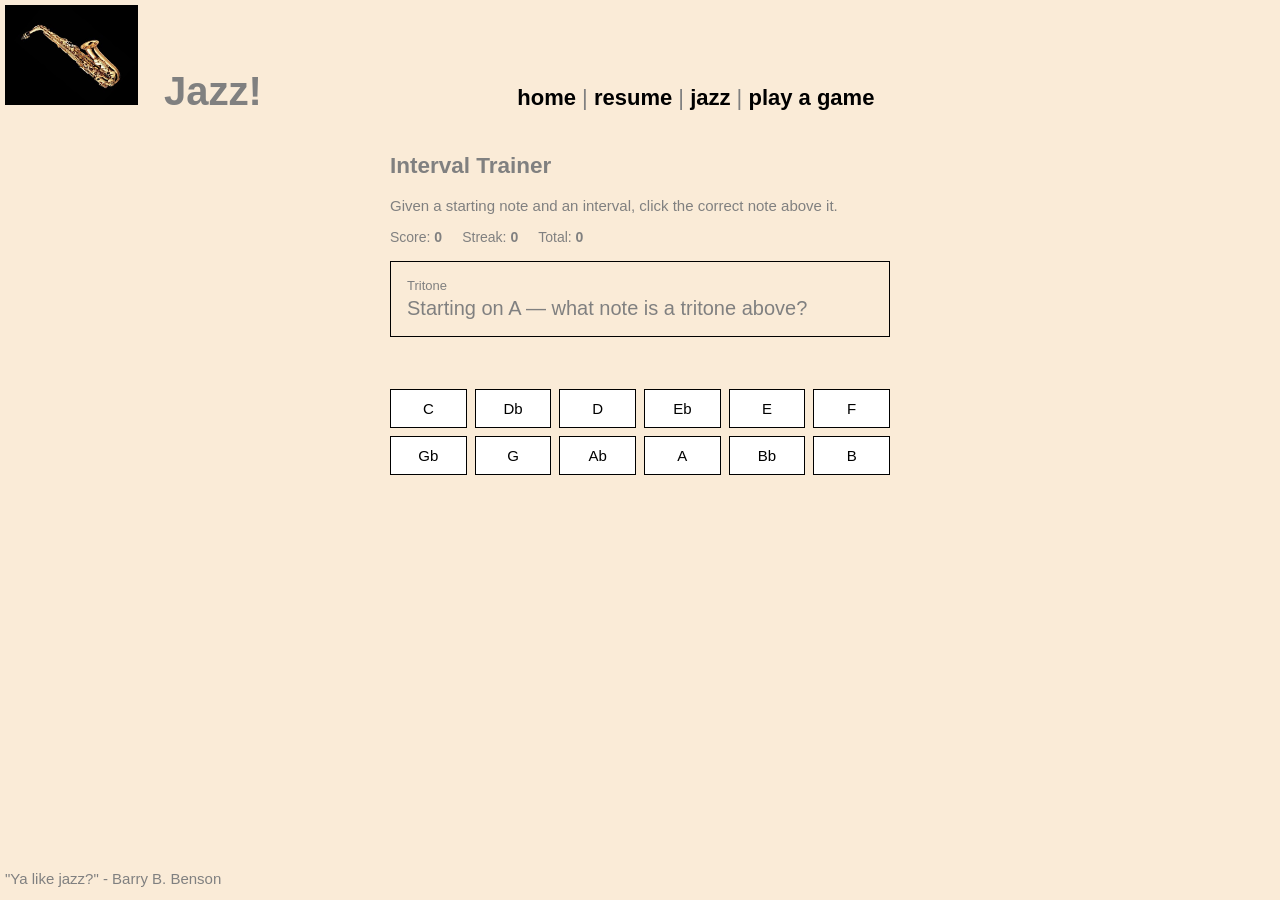
<file: html/jazz.html>
<!DOCTYPE html>
<html lang="en">
<head>
    <meta charset="UTF-8">
    <meta name="viewport" content="width=device-width, initial-scale=1.0">
    <title>Interval Game</title>
    <link rel="stylesheet" href="../styles/styles.css">
    <link rel="stylesheet" href="../styles/layoutstyles.css">
    <style>
        .note-btn {
            padding: 10px 6px;
            font-size: 15px;
            font-weight: 500;
            cursor: pointer;
            min-width: 52px;
            border: 1px solid black;
            background: white;
        }
        .note-btn:hover { background: #f0f0f0; }
        .note-btn.correct { background: #EAF3DE; border-color: #639922; color: #3B6D11; }
        .note-btn.wrong { background: #FCEBEB; border-color: #A32D2D; color: #A32D2D; }
        .note-btn:disabled { cursor: default; }
        #feedback { min-height: 28px; font-size: 15px; font-weight: bold; margin: 12px 0 4px; }
        .game-wrapper { padding: 20px; max-width: 500px; margin: 0 auto; }
        .score-row { display: flex; gap: 20px; margin-bottom: 16px; font-size: 14px; color: gray; }
        .question-box { background: antiquewhite; border: 1px solid black; padding: 16px; margin-bottom: 16px; }
        .question-box .interval-label { font-size: 13px; color: gray; margin-bottom: 4px; }
        .question-box .question-text { font-size: 20px; font-weight: 500; }
        .note-grid { display: grid; grid-template-columns: repeat(6, 1fr); gap: 8px; margin-top: 8px; }
        #next-btn { margin-top: 16px; padding: 8px 24px; display: none; cursor: pointer; }
    </style>
</head>
<body id="game">
    <div class="common header">
        <img src="../images/sax.jpg" height="100" alt="picture of sax">
        <h1 style="display:inline; margin-left:20px;">Jazz!</h1>
        <span class="subheader">
            <a href="../index.html">home</a> |
            <a href="resume.html">resume</a> |
            <a href="mets.html">jazz</a> |
            <a href="#">play a game</a>
        </span>
    </div>

    <div class="common mainbody" style="left: 5px; right: 5px;">
        <div class="game-wrapper">
            <h2>Interval Trainer</h2>
            <p>Given a starting note and an interval, click the correct note above it.</p>

            <div class="score-row">
                <span>Score: <b id="score">0</b></span>
                <span>Streak: <b id="streak">0</b></span>
                <span>Total: <b id="total">0</b></span>
            </div>

            <div class="question-box">
                <div class="interval-label" id="interval-label">Interval</div>
                <div class="question-text" id="question">Loading...</div>
            </div>

            <div id="feedback"></div>

            <div class="note-grid" id="note-grid"></div>

            <button id="next-btn">Next question →</button>
        </div>
    </div>

    <div class="common footer">
        "Ya like jazz?" - Barry B. Benson
    </div>

    <script>
        const notes = ['C','Db','D','Eb','E','F','Gb','G','Ab','A','Bb','B'];
        const intervals = [
            { name: 'minor 2nd', semitones: 1 },
            { name: 'major 2nd', semitones: 2 },
            { name: 'minor 3rd', semitones: 3 },
            { name: 'major 3rd', semitones: 4 },
            { name: 'perfect 4th', semitones: 5 },
            { name: 'tritone', semitones: 6 },
            { name: 'perfect 5th', semitones: 7 },
            { name: 'minor 6th', semitones: 8 },
            { name: 'major 6th', semitones: 9 },
            { name: 'minor 7th', semitones: 10 },
            { name: 'major 7th', semitones: 11 },
        ];

        let score = 0, streak = 0, total = 0, answer = '', answered = false;

        const grid = document.getElementById('note-grid');
        notes.forEach(n => {
            const btn = document.createElement('button');
            btn.className = 'note-btn';
            btn.textContent = n;
            btn.dataset.note = n;
            btn.onclick = () => checkAnswer(n, btn);
            grid.appendChild(btn);
        });

        function newQuestion() {
            answered = false;
            document.getElementById('feedback').textContent = '';
            document.getElementById('next-btn').style.display = 'none';
            grid.querySelectorAll('.note-btn').forEach(b => {
                b.classList.remove('correct', 'wrong');
                b.disabled = false;
            });

            const root = notes[Math.floor(Math.random() * 12)];
            const interval = intervals[Math.floor(Math.random() * intervals.length)];
            const rootIdx = notes.indexOf(root);
            answer = notes[(rootIdx + interval.semitones) % 12];

            document.getElementById('interval-label').textContent =
                interval.name.charAt(0).toUpperCase() + interval.name.slice(1);
            document.getElementById('question').textContent =
                `Starting on ${root} — what note is a ${interval.name} above?`;
        }

        function checkAnswer(note, btn) {
            if (answered) return;
            answered = true;
            total++;
            document.getElementById('total').textContent = total;
            grid.querySelectorAll('.note-btn').forEach(b => b.disabled = true);

            if (note === answer) {
                btn.classList.add('correct');
                score++;
                streak++;
                document.getElementById('feedback').style.color = 'green';
                document.getElementById('feedback').textContent = 'Correct!';
            } else {
                btn.classList.add('wrong');
                streak = 0;
                document.getElementById('feedback').style.color = 'red';
                document.getElementById('feedback').textContent = `Not quite — the answer was ${answer}`;
                grid.querySelectorAll('.note-btn').forEach(b => {
                    if (b.dataset.note === answer) b.classList.add('correct');
                });
            }

            document.getElementById('score').textContent = score;
            document.getElementById('streak').textContent = streak;
            document.getElementById('next-btn').style.display = 'inline-block';
        }

        document.getElementById('next-btn').onclick = newQuestion;
        newQuestion();
    </script>
</body>
</html>
</file>
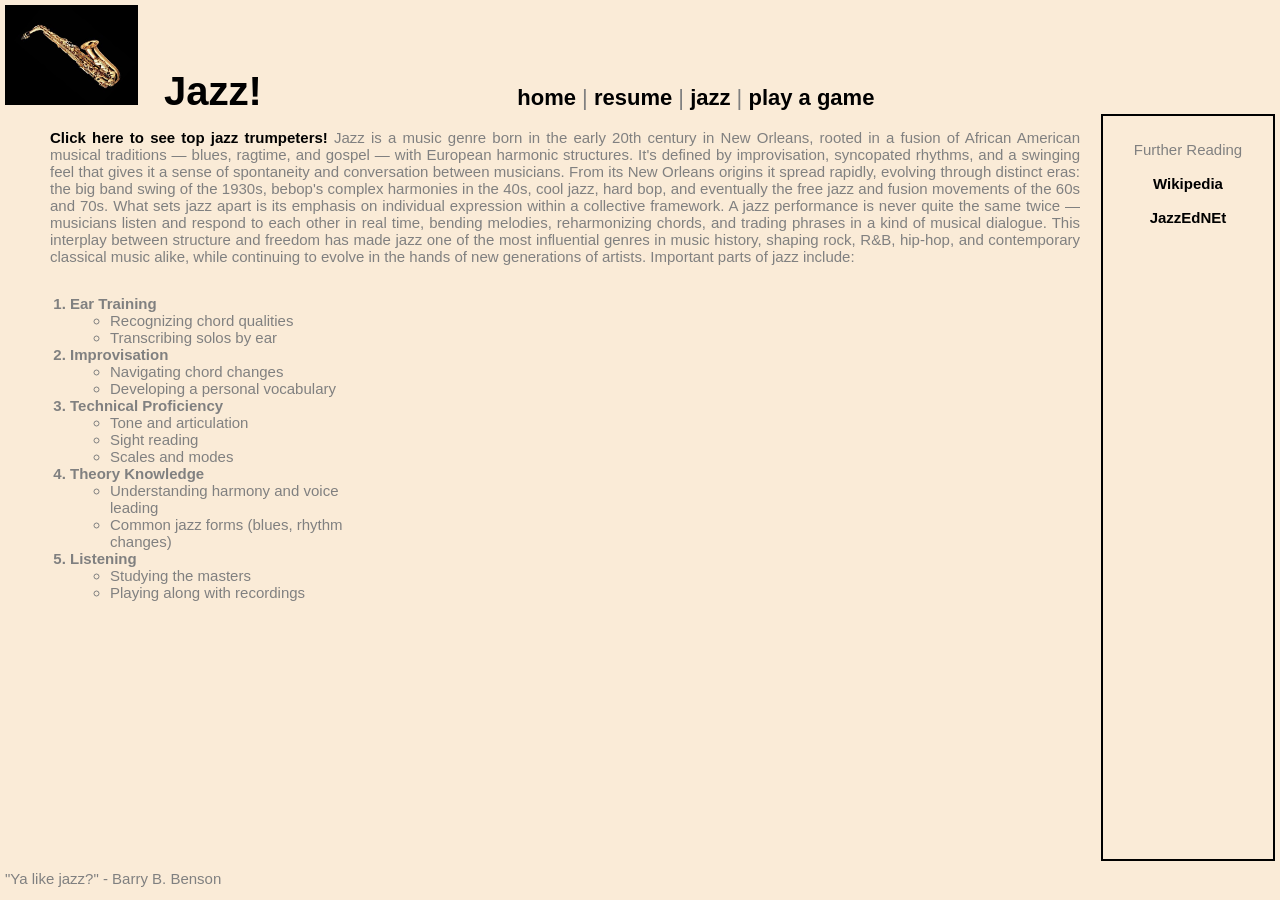
<file: html/mets.html>
<!DOCTYPE html>
<html lang="en">
    <!-- comments-->
<head>
    <meta charset="UTF-8">
    <meta name="viewport" content="width=device-width, initial-scale=1.0">
    <title>mets</title>
    <link rel="stylesheet" href="../styles/styles.css">
    <link rel="stylesheet" href="../styles/layoutstyles.css">
</head>
<body id="mets">
    <div class="common header">
        <img src="../images/sax.jpg" height="100" alt="picture of sax">
        <h1 style="display:inline; margin-left:20px; color:black;">Jazz!</h1>
        <span class="subheader"><a href="../index.html">home</a> |
        <a href="resume.html">resume</a> |
        <a href="#">jazz</a> |
        <a href="jazz.html">play a game</a>
         </span>
    </div>
    <div class="common leftmenu">
        
    </div>
    <div class="common mainbody">
         <p class="justify"> <a href="#viz1776296809571">Click here to see top jazz trumpeters!</a> Jazz is a music genre born in the early 20th century in New Orleans, rooted in a fusion of African American musical traditions — blues, ragtime, and gospel — with European harmonic structures. It's defined by improvisation, syncopated rhythms, and a swinging feel that gives it a sense of spontaneity and conversation between musicians. From its New Orleans origins it spread rapidly, evolving through distinct eras: the big band swing of the 1930s, bebop's complex harmonies in the 40s, cool jazz, hard bop, and eventually the free jazz and fusion movements of the 60s and 70s.

What sets jazz apart is its emphasis on individual expression within a collective framework. A jazz performance is never quite the same twice — musicians listen and respond to each other in real time, bending melodies, reharmonizing chords, and trading phrases in a kind of musical dialogue. This interplay between structure and freedom has made jazz one of the most influential genres in music history, shaping rock, R&B, hip-hop, and contemporary classical music alike, while continuing to evolve in the hands of new generations of artists. Important parts of jazz include:</p>
        <div style="display: flex; gap: 20px; align-items: flex-start;">
    <ol>
    <li id="edu" class="bold">Ear Training
        <ul>
            <li>Recognizing chord qualities</li>
            <li>Transcribing solos by ear</li>
        </ul>
    </li>
    <li id="exp" class="bold">Improvisation
        <ul>
            <li>Navigating chord changes</li>
            <li>Developing a personal vocabulary</li>
        </ul>
    </li>
    <li id="skil" class="bold">Technical Proficiency
        <ul>
            <li>Tone and articulation</li>
            <li>Sight reading</li>
            <li>Scales and modes</li>
        </ul>
    </li>
    <li class="bold">Theory Knowledge
        <ul>
            <li>Understanding harmony and voice leading</li>
            <li>Common jazz forms (blues, rhythm changes)</li>
        </ul>
    </li>
    <li class="bold">Listening
        <ul>
            <li>Studying the masters</li>
            <li>Playing along with recordings</li>
        </ul>
    </li>
</ol>

   <div style="flex: 1; display: flex; justify-content: center; align-items: flex-start;">
    <iframe 
        width="720" 
        height="425"
        src="https://www.youtube.com/embed/pxRA7uTaLYM"
        title="Jazz video"
        frameborder="0"
        allowfullscreen>
    </iframe>
    </div>  
    
</div>
    <br><br><br><br>
    <div class='tableauPlaceholder' id='viz1776296809571' style='position: relative'><noscript><a href='#'><img alt='50 Great Jazz Trumpeters ' src='https:&#47;&#47;public.tableau.com&#47;static&#47;images&#47;50&#47;50GreatJAZZTrumpeters&#47;50GreatJazzTrumpeters&#47;1_rss.png' style='border: none' /></a></noscript><object class='tableauViz'  style='display:none;'><param name='host_url' value='https%3A%2F%2Fpublic.tableau.com%2F' /> <param name='embed_code_version' value='3' /> <param name='site_root' value='' /><param name='name' value='50GreatJAZZTrumpeters&#47;50GreatJazzTrumpeters' /><param name='tabs' value='no' /><param name='toolbar' value='yes' /><param name='static_image' value='https:&#47;&#47;public.tableau.com&#47;static&#47;images&#47;50&#47;50GreatJAZZTrumpeters&#47;50GreatJazzTrumpeters&#47;1.png' /> <param name='animate_transition' value='yes' /><param name='display_static_image' value='yes' /><param name='display_spinner' value='yes' /><param name='display_overlay' value='yes' /><param name='display_count' value='yes' /><param name='language' value='en-US' /></object></div>                <script type='text/javascript'>                    var divElement = document.getElementById('viz1776296809571');                    var vizElement = divElement.getElementsByTagName('object')[0];                    if ( divElement.offsetWidth > 800 ) { vizElement.style.width='1000px';vizElement.style.height='1427px';} else if ( divElement.offsetWidth > 500 ) { vizElement.style.width='45';vizElement.style.height='1427px';} else { vizElement.style.width='1000px';vizElement.style.height='1427px';}                     var scriptElement = document.createElement('script');                    scriptElement.src = 'https://public.tableau.com/javascripts/api/viz_v1.js';                    vizElement.parentNode.insertBefore(scriptElement, vizElement);                </script>
    </div>
    
    <div class="common rightmenu">
        
        <p class="aligned">
            Further Reading <br><br><a href="https://en.wikipedia.org/wiki/Jazz" target="_blank">Wikipedia</a>
            <br><br>
            <a href="https://jazzednet.org" target="_blank">JazzEdNEt</a>
        </p>
     
</div>
    </div>
    <div class="common footer">
        "Ya like jazz?" - Barry B. Benson
    </div>


</body>
</html>
</file>
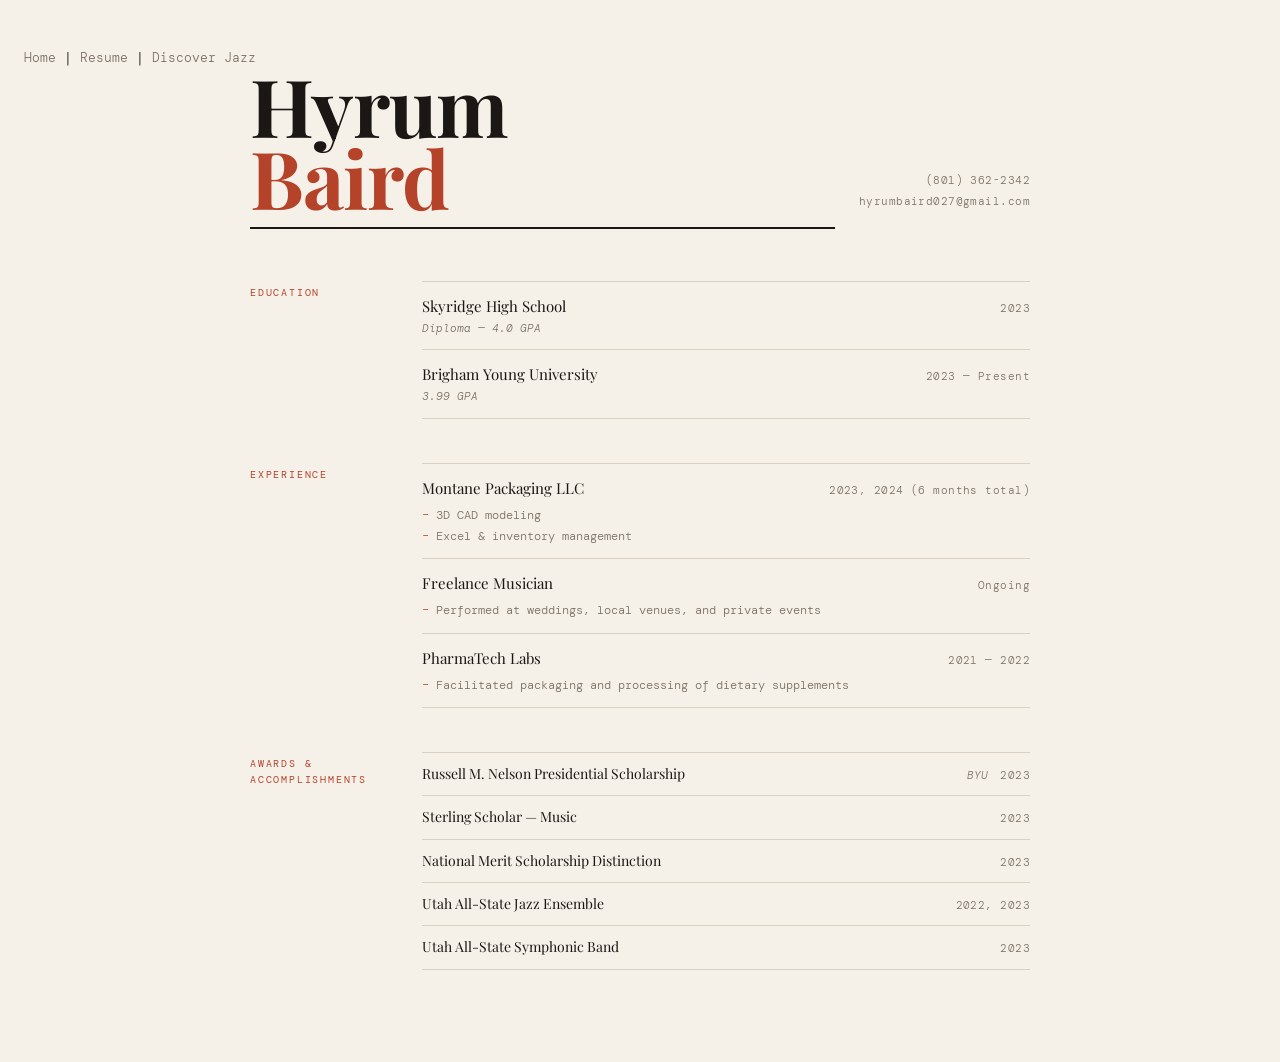
<file: html/resume.html>
<!DOCTYPE html>
<html lang="en">
<head>
  <meta charset="UTF-8">
  <meta name="viewport" content="width=device-width, initial-scale=1.0">
  <title>Hyrum Baird — Resume</title>
  <link rel="stylesheet" href="../styles/resume.css">
  <link href="https://fonts.googleapis.com/css2?family=Playfair+Display:ital,wght@0,400;0,700;1,400&family=DM+Mono:wght@300;400&display=swap" rel="stylesheet">
</head>
<body>
  <a href="../index.html"  class="menulinks">Home</a> | <a href ="#"  class="menulinks">Resume</a> | <a href="mets.html"  class="menulinks">Discover Jazz</a>
  <div class="page">

    <header class="header">
      <div class="name-block">
        <h1 class="name">Hyrum<br><span class="name-last">Baird</span></h1>
        <div class="rule"></div>
      </div>
      <div class="contact-block">
        <span>(801) 362-2342</span>
        <span>hyrumbaird027@gmail.com</span>
      </div>
    </header>

    <main class="body">

      <section class="section">
        <h2 class="section-title">Education</h2>
        <div class="entries">
          <div class="entry">
            <div class="entry-left">
              <span class="entry-title">Skyridge High School</span>
              <span class="entry-sub">Diploma — 4.0 GPA</span>
            </div>
            <span class="entry-date">2023</span>
          </div>
          <div class="entry">
            <div class="entry-left">
              <span class="entry-title">Brigham Young University</span>
              <span class="entry-sub">3.99 GPA</span>
            </div>
            <span class="entry-date">2023 — Present</span>
          </div>
        </div>
      </section>

      <section class="section">
        <h2 class="section-title">Experience</h2>
        <div class="entries">
          <div class="entry stacked">
            <div class="entry-top">
              <span class="entry-title">Montane Packaging LLC</span>
              <span class="entry-date">2023, 2024 (6 months total)</span>
            </div>
            <ul class="entry-details">
              <li>3D CAD modeling</li>
              <li>Excel &amp; inventory management</li>
            </ul>
          </div>
          <div class="entry stacked">
            <div class="entry-top">
              <span class="entry-title">Freelance Musician</span>
              <span class="entry-date">Ongoing</span>
            </div>
            <ul class="entry-details">
              <li>Performed at weddings, local venues, and private events</li>
            </ul>
          </div>
          <div class="entry stacked">
            <div class="entry-top">
              <span class="entry-title">PharmaTech Labs</span>
              <span class="entry-date">2021 — 2022</span>
            </div>
            <ul class="entry-details">
              <li>Facilitated packaging and processing of dietary supplements</li>
            </ul>
          </div>
        </div>
      </section>

      <section class="section">
        <h2 class="section-title">Awards &amp; Accomplishments</h2>
        <div class="entries awards">
          <div class="award-item">
            <span class="award-name">Russell M. Nelson Presidential Scholarship</span>
            <span class="award-org">BYU</span>
            <span class="award-year">2023</span>
          </div>
          <div class="award-item">
            <span class="award-name">Sterling Scholar — Music</span>
            <span class="award-org"></span>
            <span class="award-year">2023</span>
          </div>
          <div class="award-item">
            <span class="award-name">National Merit Scholarship Distinction</span>
            <span class="award-org"></span>
            <span class="award-year">2023</span>
          </div>
          <div class="award-item">
            <span class="award-name">Utah All-State Jazz Ensemble</span>
            <span class="award-org"></span>
            <span class="award-year">2022, 2023</span>
          </div>
          <div class="award-item">
            <span class="award-name">Utah All-State Symphonic Band</span>
            <span class="award-org"></span>
            <span class="award-year">2023</span>
          </div>
        </div>
      </section>

    </main>

  </div>

</body>
</html>
</file>
<file: styles/styles.css>
body {
            font-family: Arial, Helvetica, sans-serif;
            font-size: 15px;
            color: gray;
            background-color: antiquewhite;
        }
     a {
            
            text-decoration: none;
            color: gray;
            font-weight: bold;
        }
    a:hover {
        text-decoration: underline;
    }
    a:link, a:visited {
    color: black;
    text-decoration: none;
}
    
    .bold{
        font-weight: bold;
        
    }

    li{
        font-weight: normal;
        
    }

    .justify{
        text-align: justify;
        padding-left: 20px;
        padding-right: 20px;
        
    }
    .homebg{
        background-image: url('../images/timp.jpg');
        background-position: top right;
        background-size: cover;
    }
    .aligned{
        text-align: center;
    }
</file>
<file: styles/layoutstyles.css>
body {
    
    font-family: Verdana, Geneva, Tahoma, sans-serif;
}
.common{
    
   
    position: absolute;
}

.header{
    top: 5px;
    left: 5px;
    right: 5px;
    height: 100px;
    z-index: 2;
    font-size: 20px;
    text-decoration: none;
    
    
}

.leftmenu {
    display: none;
}

.mainbody {
    top: 114px;
    left: 10px;
    right: 160px;
    bottom: 39px;
    padding: 0 20px;
}

.rightmenu {
    top: 114px;
    right: 5px;
    width: 150px;     
    bottom: 39px;
    padding: 10px;
    border: 2px solid black;
   
}

#viz1776296809571 {
    transform: scale(0.8);
    transform-origin: top center;
    text-align: center;
    margin: 0 auto;
}
.subheader {
    float: none;
    margin-left: 250px;  
    font-size: 1.1em;
}

.footer{
    bottom: 5px;
    left: 5px;
    right: 5px;
    height: 25px;
    position: fixed;
    text-align: left;
}

.subheader a:visited {
    color: gray;  
    text-decoration: none; 
}
</file>
<file: styles/resume.css>
/* ── resume.css ── */

*, *::before, *::after {
  box-sizing: border-box;
  margin: 0;
  padding: 0;
}

:root {
  --ink:       #1a1714;
  --paper:     #f5f0e8;
  --accent:    #b5432a;
  --muted:     #7a6f62;
  --light-rule: #d9d0c1;

  --font-display: 'Playfair Display', Georgia, serif;
  --font-mono:    'DM Mono', 'Courier New', monospace;
}

body {
  background: var(--paper);
  color: var(--ink);
  font-family: var(--font-mono);
  font-size: 13px;
  font-weight: 300;
  line-height: 1.6;
  min-height: 100vh;
  padding: 48px 24px;
}


.page {
  max-width: 780px;
  margin: 0 auto;
}


.header {
  display: flex;
  justify-content: space-between;
  align-items: flex-end;
  margin-bottom: 52px;
  gap: 24px;
}

.name-block {
  flex: 1;
}

.name {
  font-family: var(--font-display);
  font-size: clamp(52px, 8vw, 80px);
  font-weight: 700;
  line-height: 0.9;
  letter-spacing: -1px;
  color: var(--ink);
}
.menulinks{
  text-decoration: none;
  color:#7a6f62;
}

.menulinks:hover{
  text-decoration: underline;
}

.name-last {
  color: var(--accent);
}

.rule {
  width: 100%;
  height: 2px;
  background: var(--ink);
  margin-top: 14px;
}

.contact-block {
  display: flex;
  flex-direction: column;
  align-items: flex-end;
  gap: 4px;
  font-size: 11px;
  color: var(--muted);
  letter-spacing: 0.04em;
  padding-bottom: 18px;
  white-space: nowrap;
}


.section {
  margin-bottom: 44px;
  display: grid;
  grid-template-columns: 140px 1fr;
  gap: 0 32px;
}

.section-title {
  font-family: var(--font-mono);
  font-size: 10px;
  font-weight: 400;
  text-transform: uppercase;
  letter-spacing: 0.18em;
  color: var(--accent);
  padding-top: 4px;
}

.entries {
  border-top: 1px solid var(--light-rule);
}


.entry {
  display: flex;
  justify-content: space-between;
  align-items: baseline;
  padding: 12px 0;
  border-bottom: 1px solid var(--light-rule);
  gap: 16px;
}

.entry-left {
  display: flex;
  flex-direction: column;
  gap: 2px;
}

.entry-title {
  font-family: var(--font-display);
  font-size: 15px;
  font-weight: 400;
  color: var(--ink);
}

.entry-sub {
  font-size: 11px;
  color: var(--muted);
  font-style: italic;
}

.entry-date {
  font-size: 11px;
  color: var(--muted);
  white-space: nowrap;
  letter-spacing: 0.04em;
}


.entry.stacked {
  flex-direction: column;
  align-items: flex-start;
  gap: 6px;
}

.entry-top {
  display: flex;
  justify-content: space-between;
  width: 100%;
  align-items: baseline;
  gap: 16px;
}

.entry-details {
  list-style: none;
  padding-left: 0;
  display: flex;
  flex-direction: column;
  gap: 2px;
}

.entry-details li {
  font-size: 12px;
  color: var(--muted);
  padding-left: 14px;
  position: relative;
}

.entry-details li::before {
  content: '–';
  position: absolute;
  left: 0;
  color: var(--accent);
}


.award-item {
  display: flex;
  align-items: baseline;
  padding: 10px 0;
  border-bottom: 1px solid var(--light-rule);
  gap: 12px;
}

.award-name {
  font-family: var(--font-display);
  font-size: 14px;
  flex: 1;
}

.award-org {
  font-size: 11px;
  color: var(--muted);
  font-style: italic;
  white-space: nowrap;
}

.award-year {
  font-size: 11px;
  color: var(--muted);
  white-space: nowrap;
  letter-spacing: 0.04em;
}


.footer {
  margin-top: 52px;
  text-align: center;
}

.footer-note {
  font-size: 10px;
  letter-spacing: 0.22em;
  text-transform: uppercase;
  color: var(--light-rule);
}


@media print {
  body { background: white; padding: 24px; }
  :root { --paper: white; --light-rule: #ccc; }
  .page { max-width: 100%; }
}


@media (max-width: 560px) {
  .header { flex-direction: column; align-items: flex-start; }
  .contact-block { align-items: flex-start; padding-bottom: 0; }
  .section { grid-template-columns: 1fr; }
  .section-title { margin-bottom: 8px; }
}
</file>
